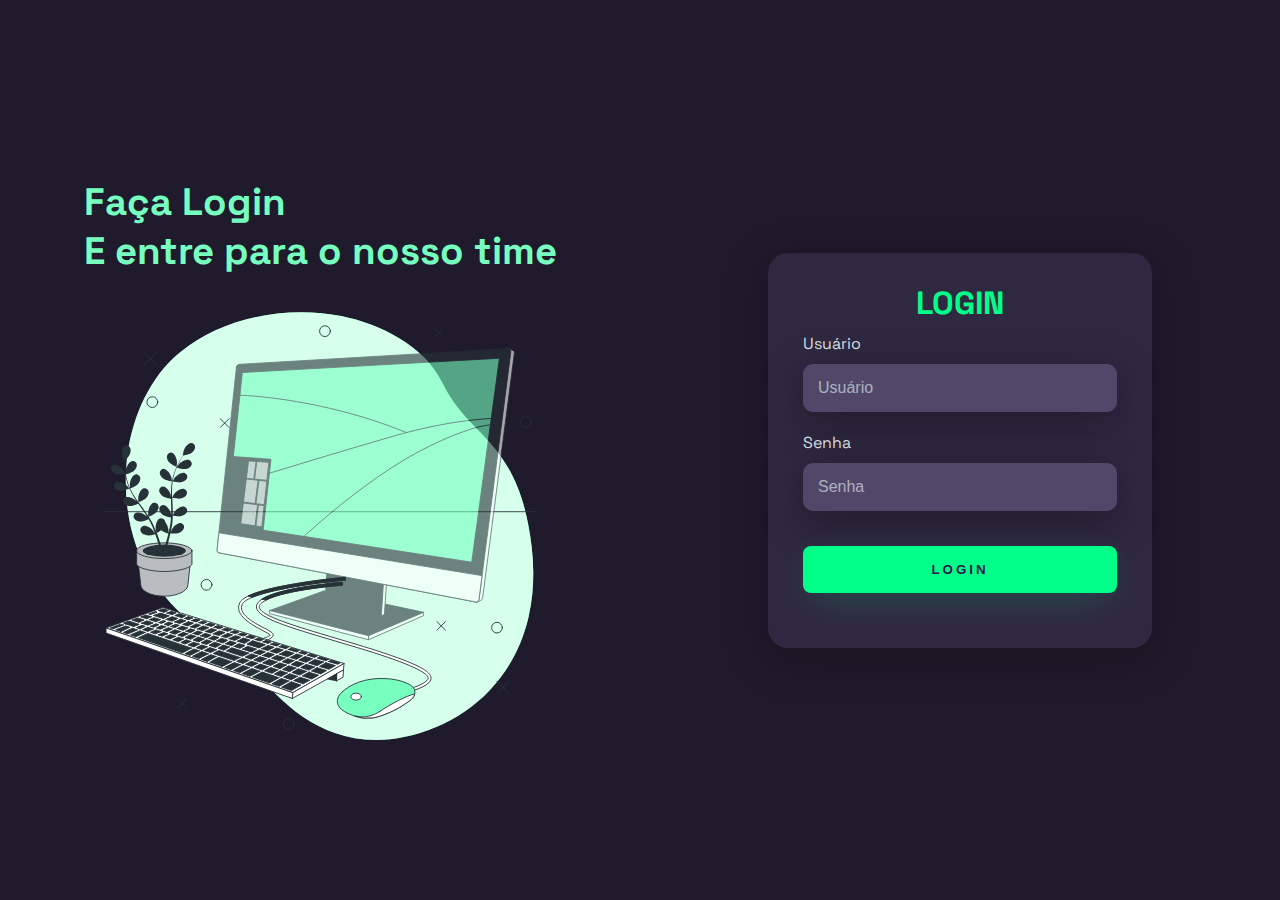
<file: LoginPage/index.html>
<!DOCTYPE html>
<html lang="pt-BR">

    <head>
        <meta charset="UTF-8">
        <meta name="viewport" content="width=device-width, initial-scale=1.0">
        <link rel="stylesheet" href="./css/style.css"/>
       
        <title>Login</title>
    </head>

    <body>
      <div class="main-login">

        <div class="left-side">
            <h1>Faça Login<br/>E entre para o nosso time</h1>
            <img src="./image/desktop-computer-animate.svg" class="left-side-image" alt="desktop"/>
        </div>

        <div class="right-side">
            <div class="card-login">
                <h1>LOGIN</h1>

                <div class="text-field">
                    <label for="usuario">Usuário</label>
                    <input type="text" name="usuario" placeholder="Usuário"/>
                </div> 
                
                <div class="text-field">
                    <label for="senha">Senha</label>
                    <input type="password" name="senha" placeholder="Senha"/>
                </div>

                <button class="btn-login">Login</button>

            </div>
        </div>

      </div>  
    </body>

</html>
</file>
<file: LoginPage/css/style.css>
@import url('https://fonts.googleapis.com/css2?family=Edu+TAS+Beginner:wght@400;600&family=Space+Grotesk:wght@400;700&display=swap');

body{
    margin: 0;
    font-family: 'Space Grotesk', sans-serif;
}

body * {
    box-sizing: border-box;
}

.main-login{
    width: 100vw;
    height: 100vh;
    background: #201b2c;
    display: flex;
    justify-content: center;
    align-items: center;
}

.left-side{
    width: 50vw;
    height: 100vh;
    display: flex;
    justify-content: center;
    align-items: center;
    flex-direction: column;
}

.left-side > h1{
    color: #77FFC0;
    font-size: 3vw;
}

.left-side-image{
    width: 35vw;
}

.right-side{
    width: 50vw;
    height: 100vh;
    display: flex;
    justify-content: center;
    align-items: center;
}

.card-login{
   width: 60%;
   display: flex;
   justify-content: center;
   align-items: center;
   flex-direction: column;
   padding: 30px 35px;
   background: #2F2841;
   border-radius: 20px;
   box-shadow: 0px 10px 40px #00000056;
}

.card-login > h1{
    color: #00ff88;
    font-weight: 800;
    margin: 0;
}

.text-field{
    display: flex;
    flex-direction: column;
    align-items: flex-start;
    justify-content: center;
    margin: 10px 0px;
    width: 100%;
}

.text-field > input{
    width: 100%;
    border: none;
    border-radius: 10px;
    padding: 15px;
    background: #514869;
    color: #f0ffffde;
    font-size: 12pt;
    box-shadow: 0px 10px 40px #00000056;
    outline: none;
    box-sizing: border-box;
}

.text-field > label{
    color: #f0ffffde;
    margin-bottom: 10px;
}

.text-field > input::placeholder{
    color: #f0ffff94;
}

.btn-login{
    width: 100%;
    padding: 16px 0px;
    margin: 25px;
    border: none;
    border-radius: 8px;
    outline: none;
    text-transform: uppercase;
    font-weight: 800;
    letter-spacing: 3px;
    color: #2b134b;
    background: #00ff88;
    cursor: pointer;
    box-shadow: 0px 10px 40px -12px #00ff8052;
}

.btn-login:hover{
    background: #00ff8052;
    color: rgb(209, 204, 204);
}

@media only screen and (max-width: 950px){
    .card-login{
        width: 85%;
    }
}

@media only screen and (max-width: 600px){
    .main-login{
        flex-direction: column;
    } 

    .left-side > h1{
        display: none;
    }

    .left-side{
        width: 100%;
        height: auto;
    } 
    
    .right-side{
        width: 100%;
        height: auto;
    }

    .left-side-image{
        width: 50vw;
    }
    
}
</file>
